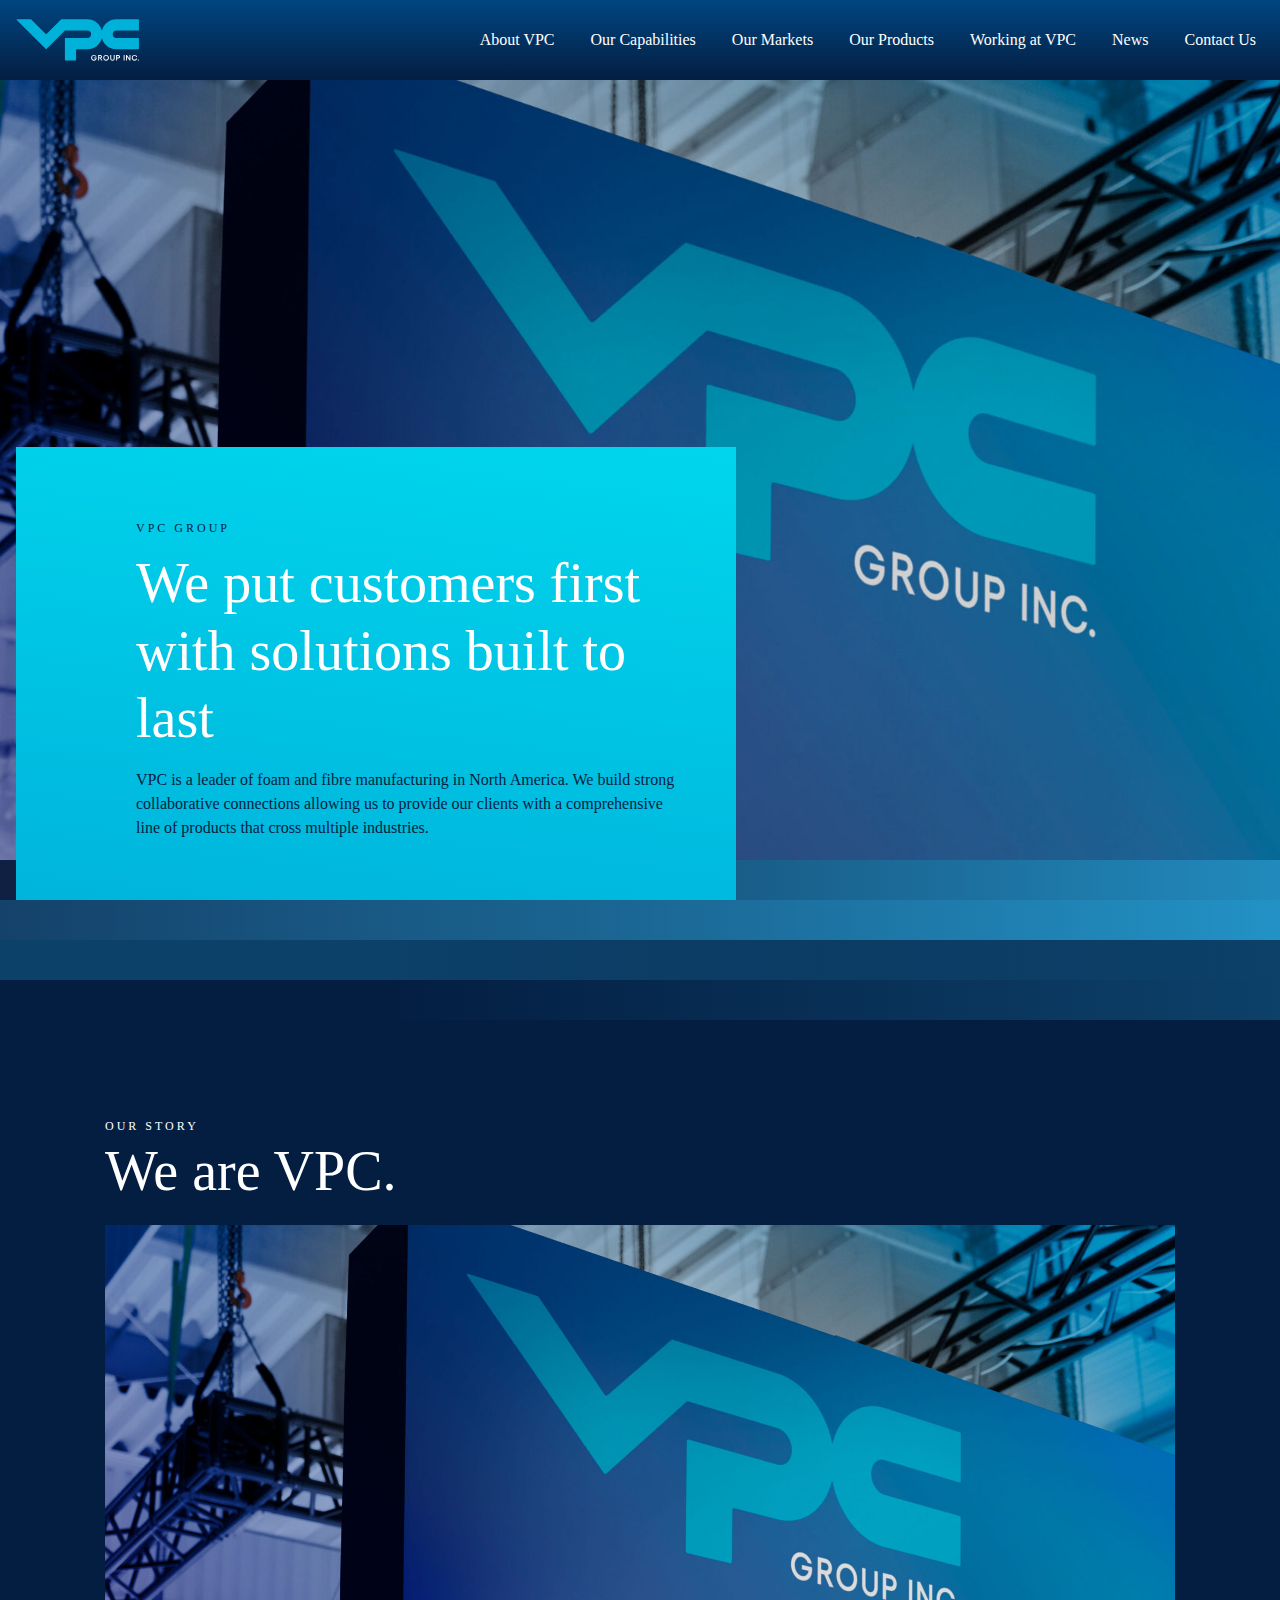
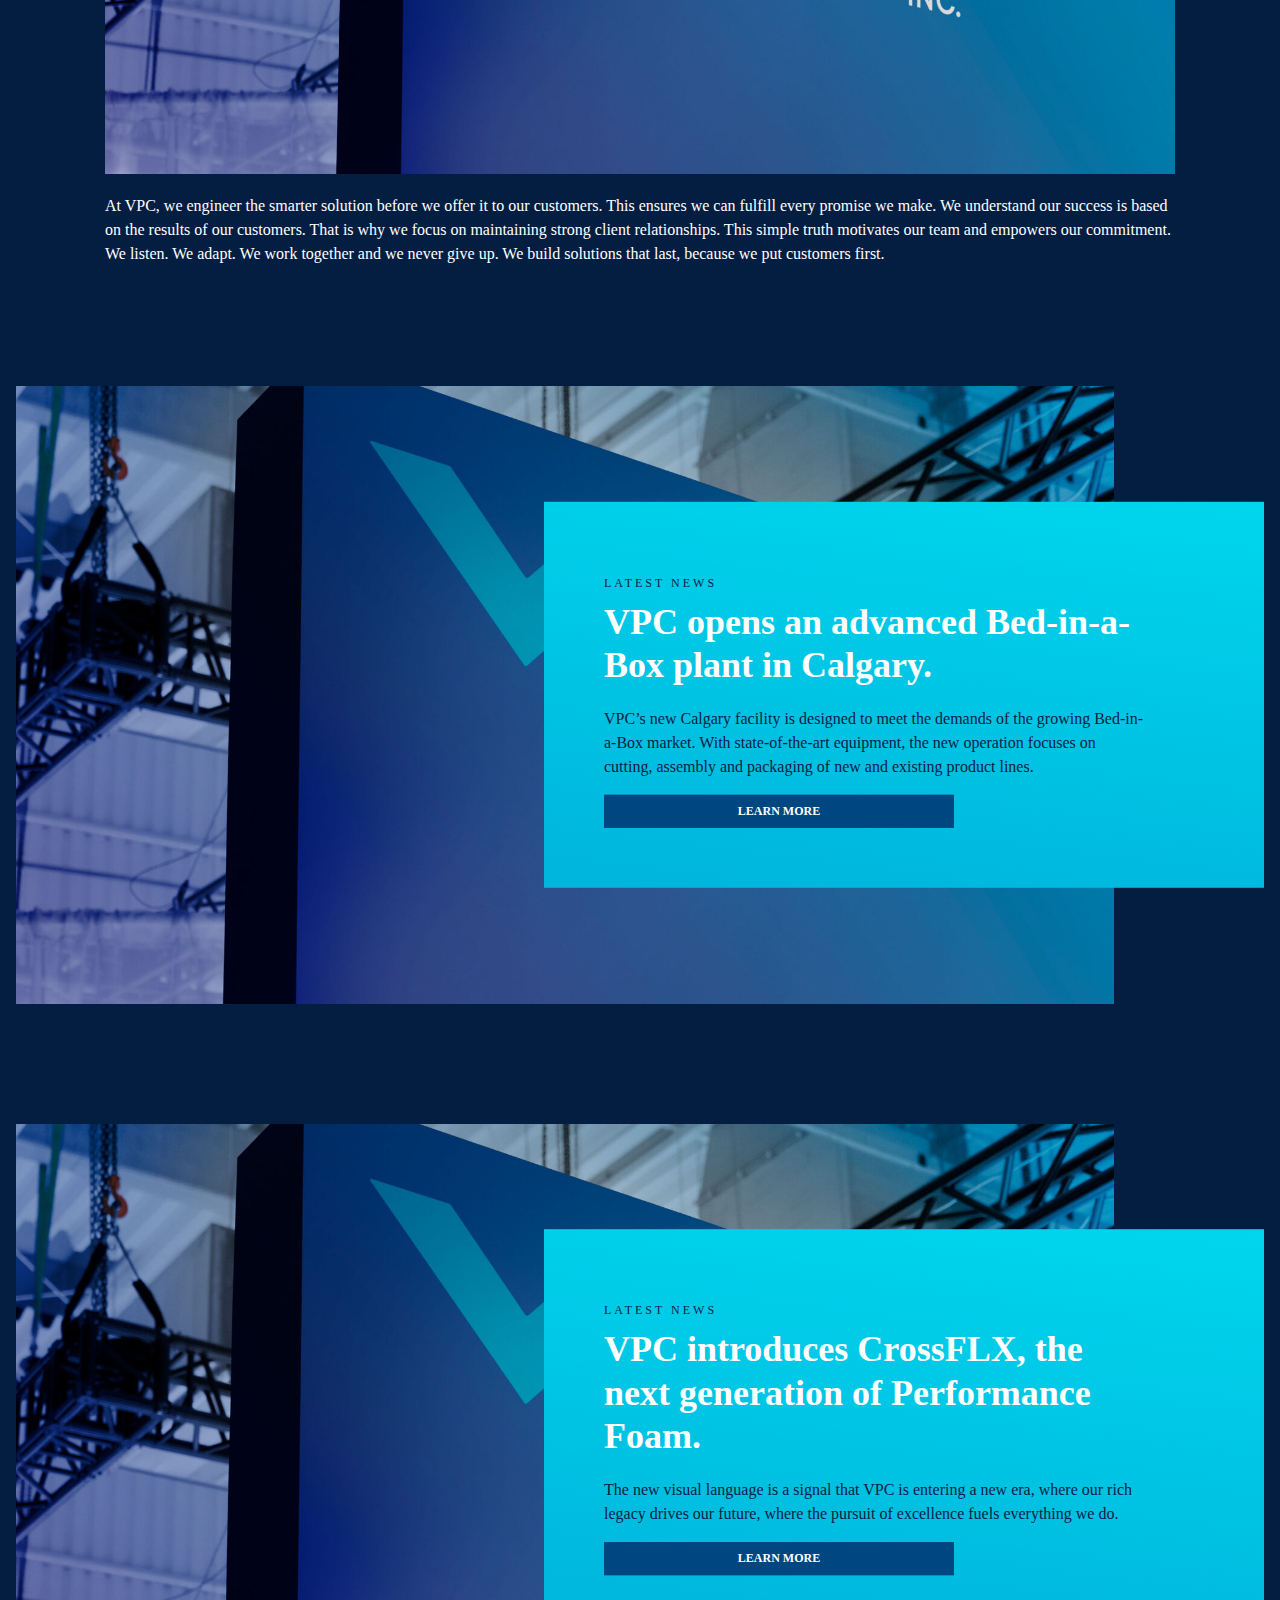
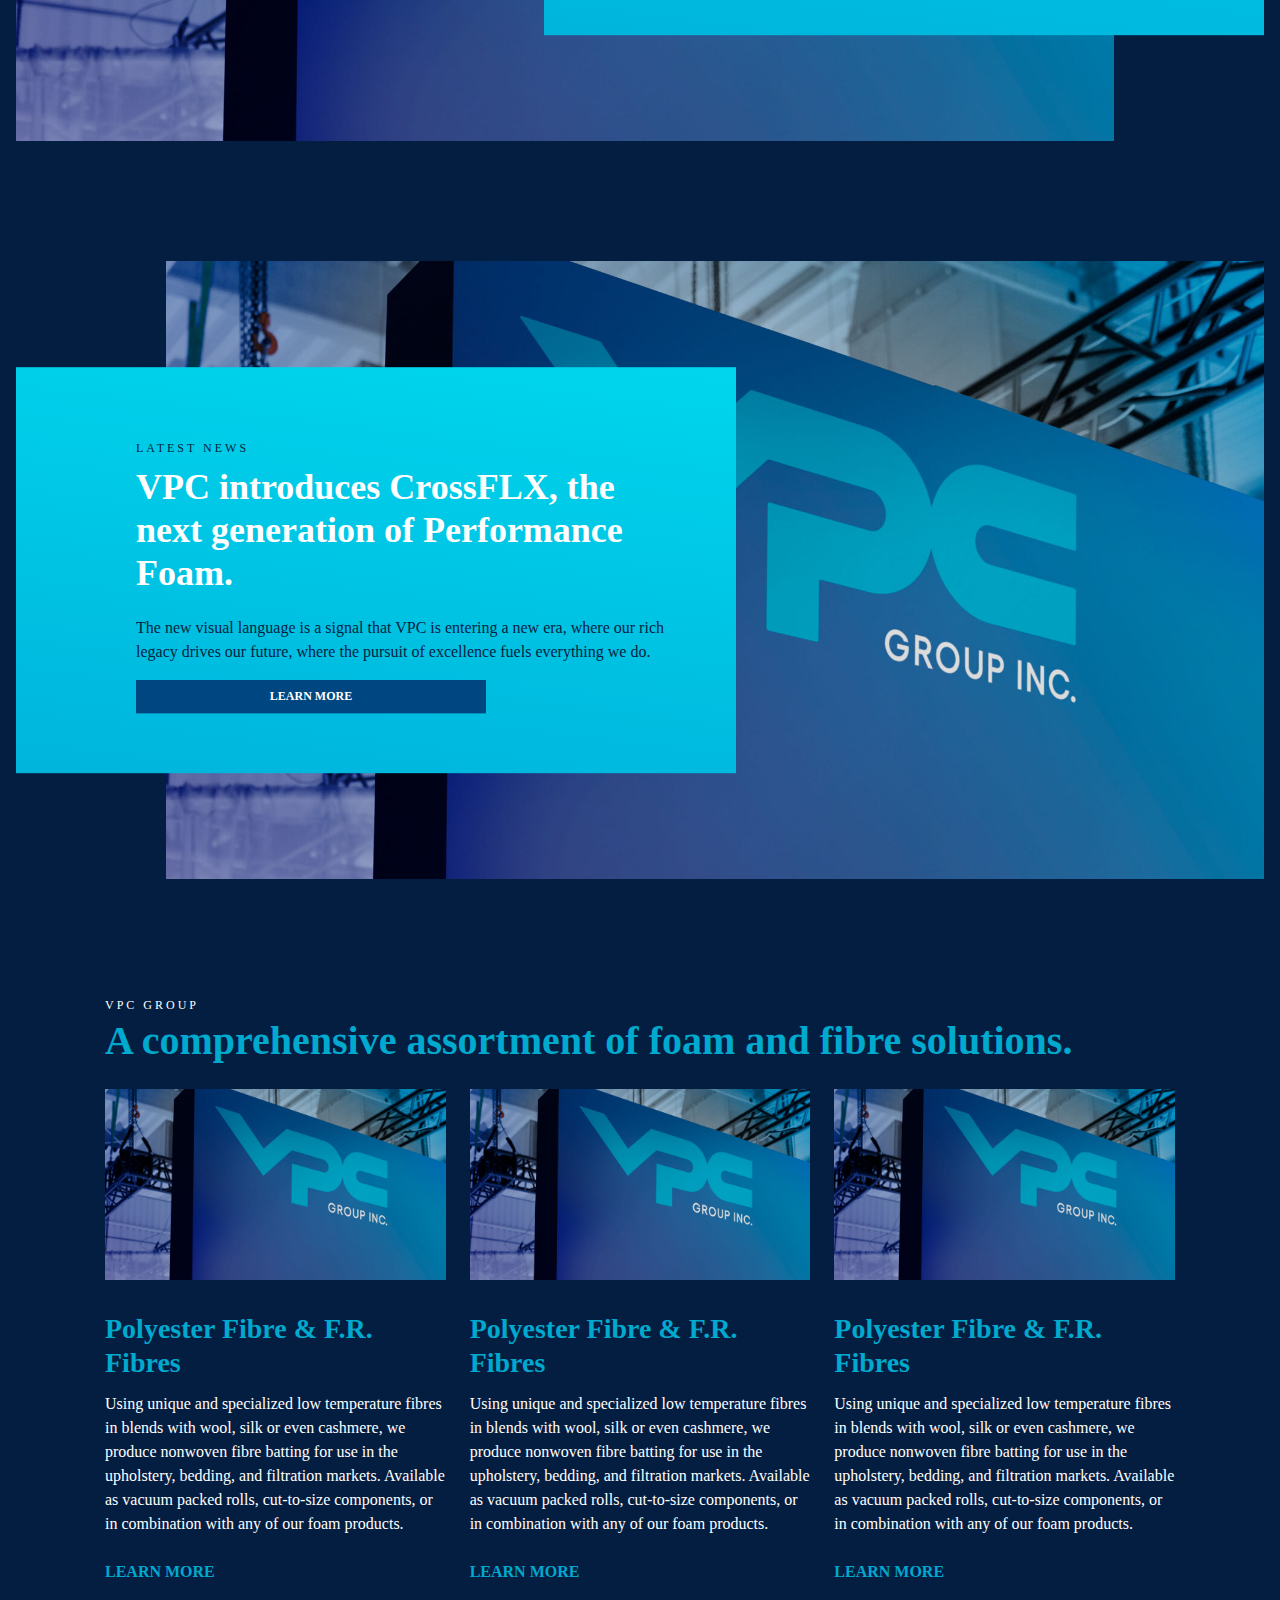
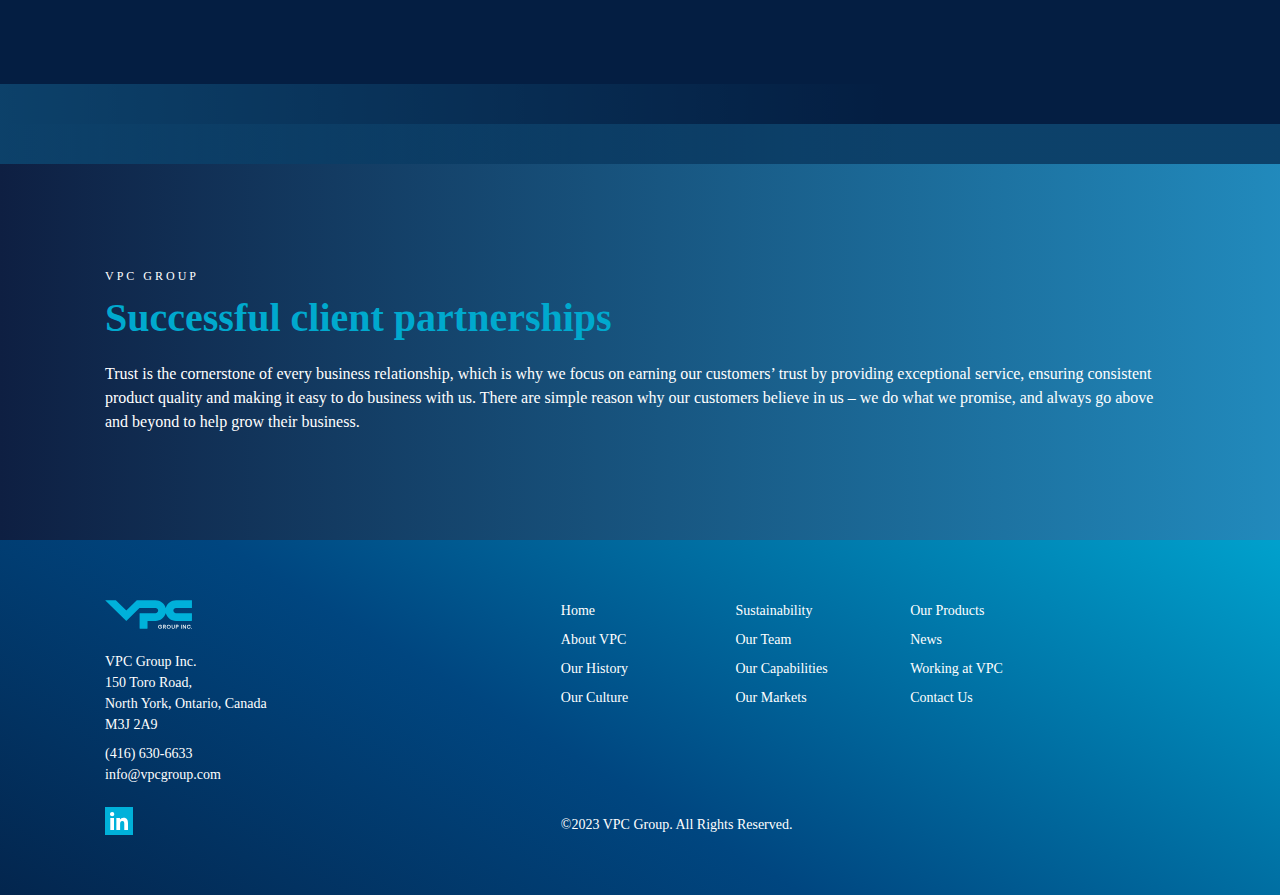
<file: index.html>
<!DOCTYPE html>
<html>
  <head>
    <meta charset="utf-8" />
    <meta http-equiv="X-UA-Compatible" content="IE=edge" />
    <title>VPC</title>
    <meta name="description" content="" />
    <meta name="viewport" content="width=device-width, initial-scale=1" />
    <link href="https://cdn.jsdelivr.net/npm/bootstrap@5.3.3/dist/css/bootstrap.min.css" rel="stylesheet" integrity="sha384-QWTKZyjpPEjISv5WaRU9OFeRpok6YctnYmDr5pNlyT2bRjXh0JMhjY6hW+ALEwIH" crossorigin="anonymous" />
    <script src="https://cdn.jsdelivr.net/npm/bootstrap@5.3.3/dist/js/bootstrap.bundle.min.js" integrity="sha384-YvpcrYf0tY3lHB60NNkmXc5s9fDVZLESaAA55NDzOxhy9GkcIdslK1eN7N6jIeHz" crossorigin="anonymous"></script>
    <link rel="stylesheet" href="./style/app.css" />
  </head>
  <body class="page-home">
    <header class="site-header">
      <nav class="navbar navbar-expand-lg">
        <div class="container">
          <a class="site-logo" href="#">
            <img src="./img/site-logo.svg" alt="" />
          </a>
          <button class="navbar-toggler hamburger hamburger--spring" type="button" data-bs-toggle="collapse" data-bs-target="#navbarText" aria-controls="navbarText" aria-expanded="false" aria-label="Toggle navigation">
            <span class="hamburger-box">
              <span class="hamburger-inner"></span>
            </span>
          </button>
          <div class="collapse navbar-collapse" id="navbarText">
            <ul class="navbar-nav ms-auto">
              <li class="nav-item">
                <a class="nav-link" href="#">About VPC</a>
              </li>
              <li class="nav-item">
                <a class="nav-link" href="#">Our Capabilities</a>
              </li>
              <li class="nav-item">
                <a class="nav-link" href="#">Our Markets</a>
              </li>
              <li class="nav-item">
                <a class="nav-link" href="#">Our Products</a>
              </li>
              <li class="nav-item">
                <a class="nav-link" href="#">Working at VPC</a>
              </li>
              <li class="nav-item">
                <a class="nav-link" href="#">News</a>
              </li>
              <li class="nav-item">
                <a class="nav-link" href="#">Contact Us</a>
              </li>
            </ul>
          </div>
        </div>
      </nav>
    </header>

    <section class="site-hero">
      <div class="site-hero__inner">
        <div class="site-hero--bg">
          <img src="./img/hero-bg.jpg" alt="" />
          <div class="the-overlay"></div>
        </div>
        <div class="container">
          <div class="site-hero__content">
            <h6>VPC Group</h6>
            <h2>We put customers first with solutions built to last</h2>
            <p>VPC is a leader of foam and fibre manufacturing in North America. We build strong collaborative connections allowing us to provide our clients with a comprehensive line of products that cross multiple industries.</p>
          </div>
        </div>
      </div>
      <div class="bg-fade fade-1"></div>
      <div class="bg-fade fade-2"></div>
    </section>

    <section class="our-story mb-4 mb-md-0">
      <div class="container">
        <div class="our-story__title">
          <h6>OUR STORY</h6>
          <h2>We are VPC.</h2>
        </div>
        <div class="our-story__media">
          <div class="image-ratio image-ratio--16-9">
            <img src="./img/hero-bg.jpg" alt="" />
          </div>
        </div>
        <div class="our-story__description">
          <p>
            At VPC, we engineer the smarter solution before we offer it to our customers. This ensures we can fulfill every promise we make. We understand our success is based on the results of our customers. That is why we focus on maintaining
            strong client relationships. This simple truth motivates our team and empowers our commitment. We listen. We adapt. We work together and we never give up. We build solutions that last, because we put customers first.
          </p>
        </div>
      </div>
    </section>

    <section class="image-with-content">
      <div class="container">
        <div class="image-with-content__inner">
          <div class="image-with-content__image">
            <div class="image-ratio image-ratio--16-9">
              <img src="./img/hero-bg.jpg" alt="" />
            </div>
          </div>
          <div class="image-with-content__content">
            <h6>Latest News</h6>
            <h3>VPC opens an advanced Bed-in-a-Box plant in Calgary.</h3>
            <p>VPC’s new Calgary facility is designed to meet the demands of the growing Bed-in-a-Box market. With state-of-the-art equipment, the new operation focuses on cutting, assembly and packaging of new and existing product lines.</p>
            <div class="btn-wrapper">
              <a href="#" class="btn btn-blue">Learn More</a>
            </div>
          </div>
        </div>
      </div>
    </section>

    <section class="image-with-content">
      <div class="container">
        <div class="image-with-content__inner">
          <div class="image-with-content__image">
            <div class="image-ratio image-ratio--16-9">
              <img src="./img/hero-bg.jpg" alt="" />
            </div>
          </div>
          <div class="image-with-content__content">
            <h6>Latest News</h6>
            <h3>VPC introduces CrossFLX, the next generation of Performance Foam.</h3>
            <p>The new visual language is a signal that VPC is entering a new era, where our rich legacy drives our future, where the pursuit of excellence fuels everything we do.</p>
            <div class="btn-wrapper">
              <a href="#" class="btn btn-blue">Learn More</a>
            </div>
          </div>
        </div>
      </div>
    </section>

    <section class="image-with-content reverse-it">
      <div class="container">
        <div class="image-with-content__inner">
          <div class="image-with-content__image">
            <div class="image-ratio image-ratio--16-9">
              <img src="./img/hero-bg.jpg" alt="" />
            </div>
          </div>
          <div class="image-with-content__content">
            <h6>Latest News</h6>
            <h3>VPC introduces CrossFLX, the next generation of Performance Foam.</h3>
            <p>The new visual language is a signal that VPC is entering a new era, where our rich legacy drives our future, where the pursuit of excellence fuels everything we do.</p>
            <div class="btn-wrapper">
              <a href="#" class="btn btn-blue">Learn More</a>
            </div>
          </div>
        </div>
      </div>
    </section>

    <section class="our-news mt-4 mt-md-0">
      <div class="container">
        <div class="our-news__title">
          <h6>VPC GROUP</h6>
          <h2>A comprehensive assortment of foam and fibre solutions.</h2>
        </div>
        <div class="our-news__all">
          <div class="row gy-5">
            <div class="col-lg-4">
              <div class="news-card">
                <div class="image-wrapper">
                  <div class="image-ratio image-ratio--16-9">
                    <img src="./img/hero-bg.jpg" alt="" />
                  </div>
                </div>
                <div class="text-wrapper">
                  <h4>Polyester Fibre & F.R. Fibres</h4>
                  <p>
                    Using unique and specialized low temperature fibres in blends with wool, silk or even cashmere, we produce nonwoven fibre batting for use in the upholstery, bedding, and filtration markets. Available as vacuum packed rolls,
                    cut-to-size components, or in combination with any of our foam products.
                  </p>
                  <div class="link-wrapper">
                    <a href="#">LEARN MORE</a>
                  </div>
                </div>
              </div>
            </div>
            <div class="col-lg-4">
              <div class="news-card">
                <div class="image-wrapper">
                  <div class="image-ratio image-ratio--16-9">
                    <img src="./img/hero-bg.jpg" alt="" />
                  </div>
                </div>
                <div class="text-wrapper">
                  <h4>Polyester Fibre & F.R. Fibres</h4>
                  <p>
                    Using unique and specialized low temperature fibres in blends with wool, silk or even cashmere, we produce nonwoven fibre batting for use in the upholstery, bedding, and filtration markets. Available as vacuum packed rolls,
                    cut-to-size components, or in combination with any of our foam products.
                  </p>
                  <div class="link-wrapper">
                    <a href="#">LEARN MORE</a>
                  </div>
                </div>
              </div>
            </div>
            <div class="col-lg-4">
              <div class="news-card">
                <div class="image-wrapper">
                  <div class="image-ratio image-ratio--16-9">
                    <img src="./img/hero-bg.jpg" alt="" />
                  </div>
                </div>
                <div class="text-wrapper">
                  <h4>Polyester Fibre & F.R. Fibres</h4>
                  <p>
                    Using unique and specialized low temperature fibres in blends with wool, silk or even cashmere, we produce nonwoven fibre batting for use in the upholstery, bedding, and filtration markets. Available as vacuum packed rolls,
                    cut-to-size components, or in combination with any of our foam products.
                  </p>
                  <div class="link-wrapper">
                    <a href="#">LEARN MORE</a>
                  </div>
                </div>
              </div>
            </div>
          </div>
        </div>
      </div>
    </section>

    <section class="text-content">
      <div class="bg-fade"></div>
      <div class="text-content__inner">
        <div class="container">
          <div class="text-wrapper">
            <h6>VPC GROUP</h6>
            <h2>Successful client partnerships</h2>
            <p>
              Trust is the cornerstone of every business relationship, which is why we focus on earning our customers’ trust by providing exceptional service, ensuring consistent product quality and making it easy to do business with us. There are
              simple reason why our customers believe in us – we do what we promise, and always go above and beyond to help grow their business.
            </p>
          </div>
        </div>
      </div>
    </section>

    <section class="site-footer">
      <div class="container">
        <div class="row gy-5">
          <div class="col-lg-5">
            <div class="site-footer__about">
              <a href="#" class="site-logo">
                <img src="./img/site-logo.svg" alt="" />
              </a>
              <div class="site-address">
                <p>
                  VPC Group Inc. <br />
                  150 Toro Road, <br />
                  North York, Ontario, Canada <br />
                  M3J 2A9
                </p>
                <ul>
                  <li><a href="#">(416) 630-6633</a></li>
                  <li><a href="#">info@vpcgroup.com</a></li>
                </ul>
              </div>
              <div class="site-socials">
                <ul>
                  <li>
                    <a href="#">
                      <svg xmlns="http://www.w3.org/2000/svg" preserveAspectRatio="xMidYMid meet" viewBox="0 0 41.56 41.56">
                        <path
                          d="M41.549 41.56h.01V 26.316c0-7.457-1.605-13.2-10.322-13.2a9.049 9.049 0 00-8.151 4.48h-.121v-3.784h-8.264v27.746h8.606V27.819c0-3.617.686-7.115 5.166-7.115 4.414 0 4.48 4.128 4.48 7.347V41.56z"
                          fill="currentColor"
                        ></path>
                        <path d="M.686 13.813h8.617v27.746H.686z" fill="currentColor"></path>
                        <path d="M4.991 0a5.014 5.014 0 104.99 4.991A4.992 4.992 0 004.991 0z" fill="currentColor"></path>
                      </svg>
                    </a>
                  </li>
                </ul>
              </div>
            </div>
          </div>
          <div class="col-lg-7">
            <div class="site-footer__links">
              <div class="row gy-2">
                <div class="col-6 col-lg-4">
                  <div class="site-footer__links--list">
                    <ul>
                      <li><a href="#">Home</a></li>
                      <li><a href="#">About VPC </a></li>
                      <li><a href="#">Our History</a></li>
                      <li><a href="#">Our Culture</a></li>
                    </ul>
                  </div>
                </div>
                <div class="col-6 col-lg-4">
                  <div class="site-footer__links--list">
                    <ul>
                      <li><a href="#">Sustainability </a></li>
                      <li><a href="#">Our Team</a></li>
                      <li><a href="#">Our Capabilities</a></li>
                      <li><a href="#">Our Markets</a></li>
                    </ul>
                  </div>
                </div>
                <div class="col-lg-4">
                  <div class="site-footer__links--list">
                    <ul>
                      <li><a href="#">Our Products</a></li>
                      <li><a href="#">News</a></li>
                      <li><a href="#">Working at VPC</a></li>
                      <li><a href="#">Contact Us</a></li>
                    </ul>
                  </div>
                </div>
              </div>
              <div class="site-footer__copyright">
                <p>©2023 VPC Group. All Rights Reserved.</p>
              </div>
            </div>
          </div>
        </div>
      </div>
    </section>
  </body>
</html>
</file>
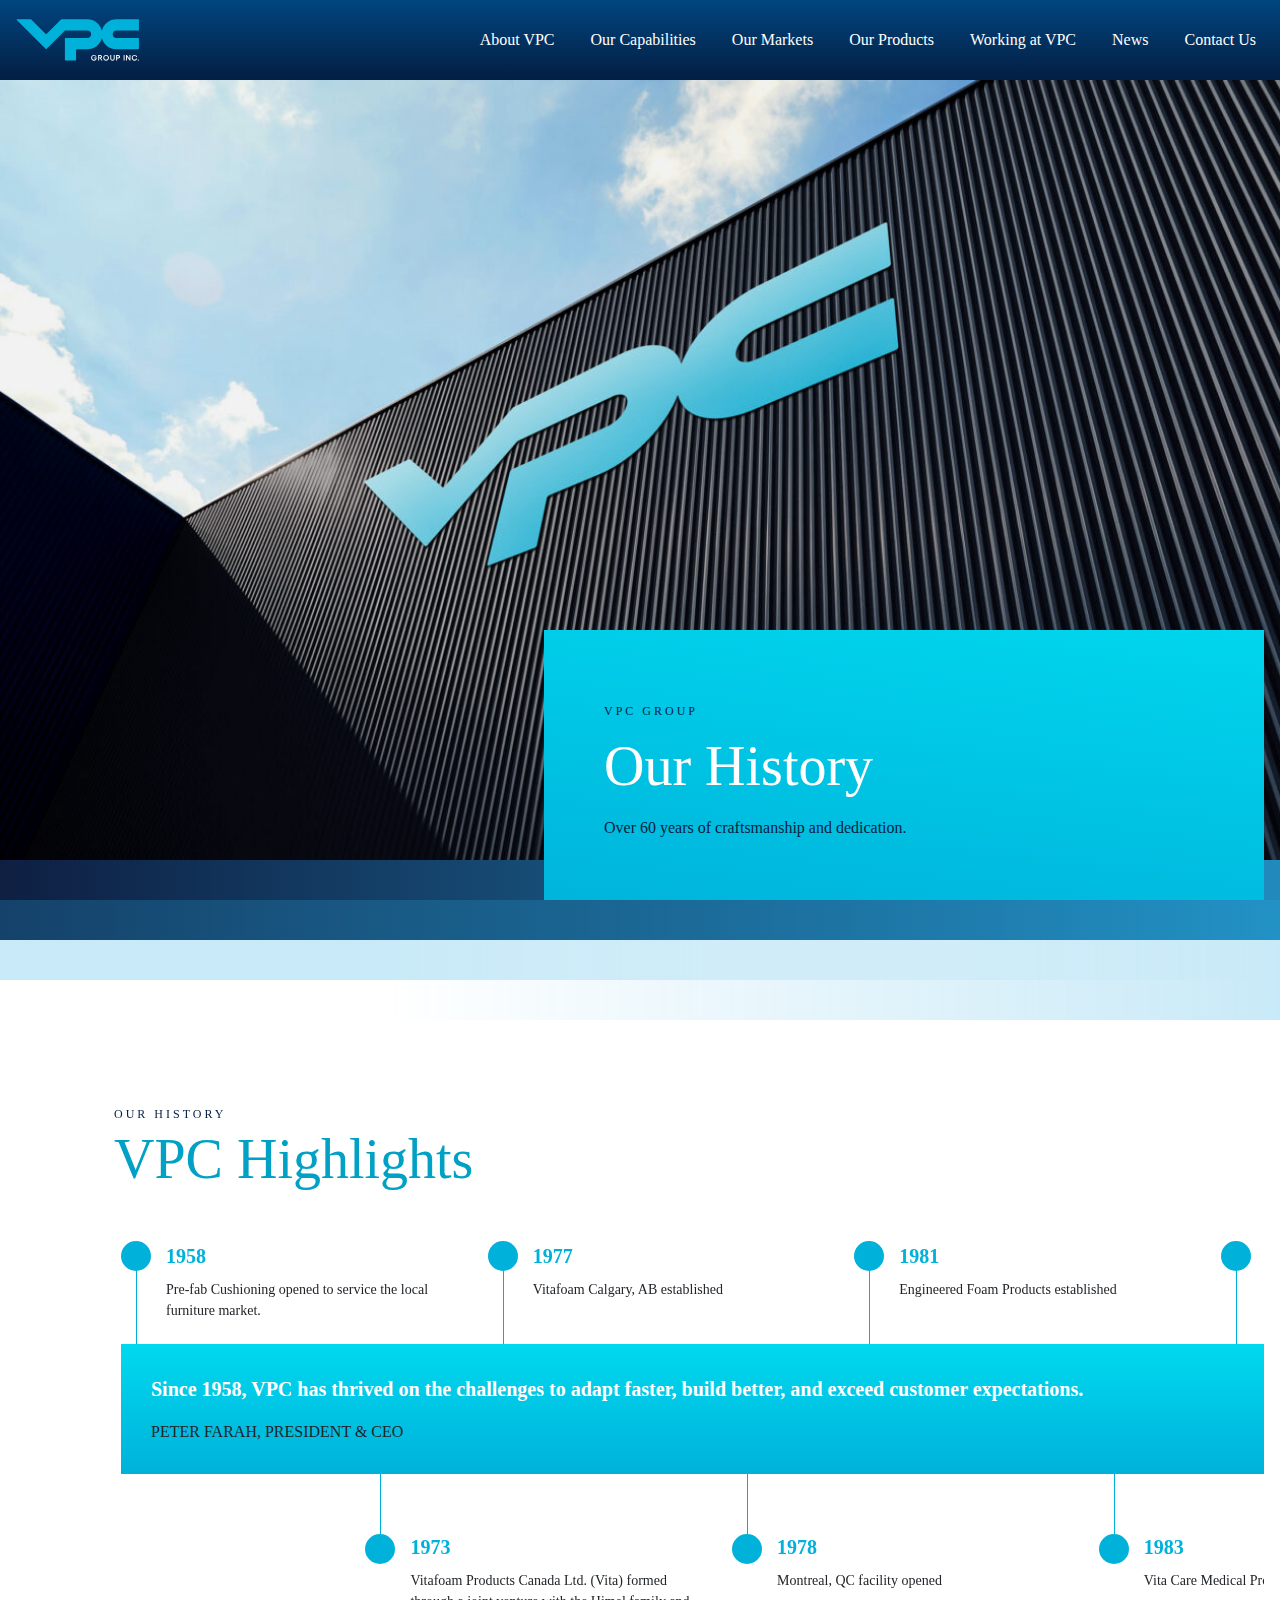
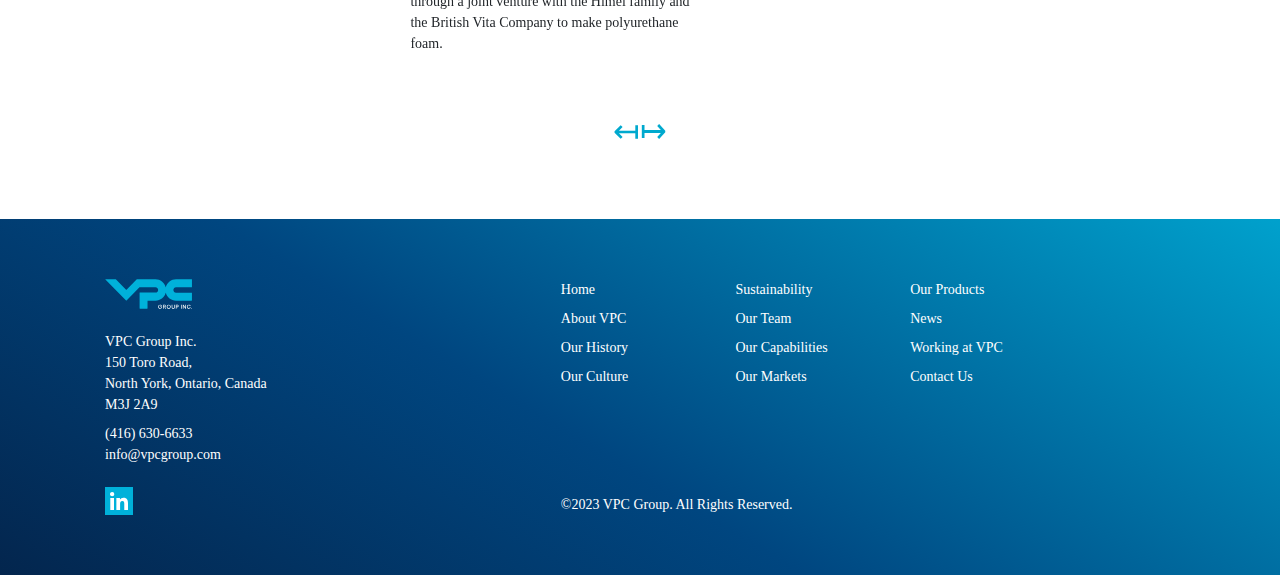
<file: our-history.html>
<!DOCTYPE html>
<html>
  <head>
    <meta charset="utf-8" />
    <meta http-equiv="X-UA-Compatible" content="IE=edge" />
    <title>VPC</title>
    <meta name="description" content="" />
    <meta name="viewport" content="width=device-width, initial-scale=1" />
    <link href="https://cdn.jsdelivr.net/npm/bootstrap@5.3.3/dist/css/bootstrap.min.css" rel="stylesheet" integrity="sha384-QWTKZyjpPEjISv5WaRU9OFeRpok6YctnYmDr5pNlyT2bRjXh0JMhjY6hW+ALEwIH" crossorigin="anonymous" />
    <script src="https://cdn.jsdelivr.net/npm/bootstrap@5.3.3/dist/js/bootstrap.bundle.min.js" integrity="sha384-YvpcrYf0tY3lHB60NNkmXc5s9fDVZLESaAA55NDzOxhy9GkcIdslK1eN7N6jIeHz" crossorigin="anonymous"></script>
    <link rel="stylesheet" href="./style/app.css" />
  </head>
  <body>
    <header class="site-header">
      <nav class="navbar navbar-expand-lg">
        <div class="container">
          <a class="site-logo" href="#">
            <img src="./img/site-logo.svg" alt="" />
          </a>
          <button class="navbar-toggler hamburger hamburger--spring" type="button" data-bs-toggle="collapse" data-bs-target="#navbarText" aria-controls="navbarText" aria-expanded="false" aria-label="Toggle navigation">
            <span class="hamburger-box">
              <span class="hamburger-inner"></span>
            </span>
          </button>
          <div class="collapse navbar-collapse" id="navbarText">
            <ul class="navbar-nav ms-auto">
              <li class="nav-item">
                <a class="nav-link" href="#">About VPC</a>
              </li>
              <li class="nav-item">
                <a class="nav-link" href="#">Our Capabilities</a>
              </li>
              <li class="nav-item">
                <a class="nav-link" href="#">Our Markets</a>
              </li>
              <li class="nav-item">
                <a class="nav-link" href="#">Our Products</a>
              </li>
              <li class="nav-item">
                <a class="nav-link" href="#">Working at VPC</a>
              </li>
              <li class="nav-item">
                <a class="nav-link" href="#">News</a>
              </li>
              <li class="nav-item">
                <a class="nav-link" href="#">Contact Us</a>
              </li>
            </ul>
          </div>
        </div>
      </nav>
    </header>

    <section class="site-hero site-hero--history">
      <div class="site-hero__inner">
        <div class="site-hero--bg">
          <img src="./img/history-bg.jpg" alt="" />
          <div class="the-overlay"></div>
        </div>
        <div class="container">
          <div class="site-hero__content">
            <h6>VPC Group</h6>
            <h2>Our History</h2>
            <p>Over 60 years of craftsmanship and dedication.</p>
          </div>
        </div>
      </div>
      <div class="bg-fade fade-1"></div>
      <div class="bg-fade fade-2"></div>
    </section>

    <section class="history-timeline">
      <div class="history-timeline__title">
        <div class="container">
          <h6>Our History</h6>
          <h2>VPC Highlights</h2>
        </div>
      </div>
      <div class="container">
        <div class="timeline">
          <div class="timeline__scroll">
            <div class="timeline__container">
              <div class="timeline__row">
                <div class="timeline-event">
                  <div class="timeline-event__content" tabindex="0">
                    <div class="timeline-event__headline">1958</div>
                    <div class="timeline-event__description">Pre-fab Cushioning opened to service the local furniture market.</div>
                  </div>
                </div>
                <div class="timeline-event">
                  <div class="timeline-event__content" tabindex="0">
                    <div class="timeline-event__headline">1977</div>
                    <div class="timeline-event__description">Vitafoam Calgary, AB established</div>
                  </div>
                </div>
                <div class="timeline-event">
                  <div class="timeline-event__content" tabindex="0">
                    <div class="timeline-event__headline">1981</div>
                    <div class="timeline-event__description">Engineered Foam Products established</div>
                  </div>
                </div>
                <div class="timeline-event">
                  <div class="timeline-event__content" tabindex="0">
                    <div class="timeline-event__headline">1988</div>
                    <div class="timeline-event__description">Rebond plant opened in Toronto, ON</div>
                  </div>
                </div>
                <div class="timeline-event">
                  <div class="timeline-event__content" tabindex="0">
                    <div class="timeline-event__headline">1994</div>
                    <div class="timeline-event__description">Western Foam acquired in Vancouver, BC</div>
                  </div>
                </div>
                <div class="timeline-event">
                  <div class="timeline-event__content" tabindex="0">
                    <div class="timeline-event__headline">2001</div>
                    <div class="timeline-event__description">Vitafoam Products Canada Ltd. acquired Prefab Cushioning</div>
                  </div>
                </div>
                <div class="timeline-event">
                  <div class="timeline-event__content" tabindex="0">
                    <div class="timeline-event__headline">2014</div>
                    <div class="timeline-event__description">Senior Management team acquired Vitafoam Products Canada Ltd. from The Vita Group</div>
                  </div>
                </div>
                <div class="timeline-event">
                  <div class="timeline-event__content" tabindex="0">
                    <div class="timeline-event__headline">2015</div>
                    <div class="timeline-event__description">Acquired Eversoft Fiber &amp; Foam</div>
                  </div>
                </div>
                <div class="timeline-event">
                  <div class="timeline-event__content" tabindex="0">
                    <div class="timeline-event__headline">2016</div>
                    <div class="timeline-event__description">Mfiber Inc. acquired, renamed Fybon Nonwovens</div>
                  </div>
                </div>
                <div class="timeline-event">
                  <div class="timeline-event__content" tabindex="0">
                    <div class="timeline-event__headline">2017</div>
                    <div class="timeline-event__description">Acquired Matador Converters Co. Ltd</div>
                  </div>
                </div>
                <div class="timeline-event">
                  <div class="timeline-event__content" tabindex="0">
                    <div class="timeline-event__headline">2021</div>
                    <div class="timeline-event__description">Acquired Custom Foam Systems</div>
                  </div>
                </div>
                <div class="timeline-event">
                  <div class="timeline-event__content" tabindex="0">
                    <div class="timeline-event__headline">2023</div>
                    <div class="timeline-event__description">Acquired Prestige Foam Fabricators (Asheboro, NC)</div>
                  </div>
                </div>
              </div>
              <div class="timeline__line">
                <div class="timeline__content">Since 1958, VPC has thrived on the challenges to adapt faster, build better, and exceed customer expectations.</div>
                <span class="timeline__label label"> PETER FARAH, PRESIDENT &amp; CEO </span>
              </div>
              <div class="timeline__row timeline__row--bottom">
                <div class="timeline-event">
                  <div class="timeline-event__content" tabindex="0">
                    <div class="timeline-event__headline">1973</div>
                    <div class="timeline-event__description">Vitafoam Products Canada Ltd. (Vita) formed through a joint venture with the Himel family and the British Vita Company to make polyurethane foam.</div>
                  </div>
                </div>
                <div class="timeline-event">
                  <div class="timeline-event__content" tabindex="0">
                    <div class="timeline-event__headline">1978</div>
                    <div class="timeline-event__description">Montreal, QC facility opened</div>
                  </div>
                </div>
                <div class="timeline-event">
                  <div class="timeline-event__content" tabindex="0">
                    <div class="timeline-event__headline">1983</div>
                    <div class="timeline-event__description">Vita Care Medical Products established</div>
                  </div>
                </div>
                <div class="timeline-event">
                  <div class="timeline-event__content" tabindex="0">
                    <div class="timeline-event__headline">1990</div>
                    <div class="timeline-event__description">Rebond plant opened in Calgary, AB</div>
                  </div>
                </div>
                <div class="timeline-event">
                  <div class="timeline-event__content" tabindex="0">
                    <div class="timeline-event__headline">2000</div>
                    <div class="timeline-event__description">Fiber capacity added in Winnipeg, MB</div>
                  </div>
                </div>
                <div class="timeline-event">
                  <div class="timeline-event__content" tabindex="0">
                    <div class="timeline-event__headline">2005</div>
                    <div class="timeline-event__description">The Vita Group purchases remaining shares from the Himel family</div>
                  </div>
                </div>
                <div class="timeline-event">
                  <div class="timeline-event__content" tabindex="0">
                    <div class="timeline-event__headline">2014</div>
                    <div class="timeline-event__description">Acquired Valle Foam</div>
                  </div>
                </div>
                <div class="timeline-event">
                  <div class="timeline-event__content" tabindex="0">
                    <div class="timeline-event__headline">2015</div>
                    <div class="timeline-event__description">Acquired assets of Foamextra, merged with previous Les Fabs Ultra division, QC</div>
                  </div>
                </div>
                <div class="timeline-event">
                  <div class="timeline-event__content" tabindex="0">
                    <div class="timeline-event__headline">2017</div>
                    <div class="timeline-event__description">Sales of Engineered Foam Products</div>
                  </div>
                </div>
                <div class="timeline-event">
                  <div class="timeline-event__content" tabindex="0">
                    <div class="timeline-event__headline">2021</div>
                    <div class="timeline-event__description">Acquired BFF Foam &amp; Mousse D&amp;R</div>
                  </div>
                </div>
                <div class="timeline-event">
                  <div class="timeline-event__content" tabindex="0">
                    <div class="timeline-event__headline">2023</div>
                    <div class="timeline-event__description">Acquired Fibrix LLC</div>
                  </div>
                </div>
              </div>
            </div>
          </div>
        </div>
        <div class="timeline__prompt">
          <span>↤↦</span>
        </div>
      </div>
    </section>

    <section class="site-footer">
      <div class="container">
        <div class="row gy-5">
          <div class="col-lg-5">
            <div class="site-footer__about">
              <a href="#" class="site-logo">
                <img src="./img/site-logo.svg" alt="" />
              </a>
              <div class="site-address">
                <p>
                  VPC Group Inc. <br />
                  150 Toro Road, <br />
                  North York, Ontario, Canada <br />
                  M3J 2A9
                </p>
                <ul>
                  <li><a href="#">(416) 630-6633</a></li>
                  <li><a href="#">info@vpcgroup.com</a></li>
                </ul>
              </div>
              <div class="site-socials">
                <ul>
                  <li>
                    <a href="#">
                      <svg xmlns="http://www.w3.org/2000/svg" preserveAspectRatio="xMidYMid meet" viewBox="0 0 41.56 41.56">
                        <path
                          d="M41.549 41.56h.01V 26.316c0-7.457-1.605-13.2-10.322-13.2a9.049 9.049 0 00-8.151 4.48h-.121v-3.784h-8.264v27.746h8.606V27.819c0-3.617.686-7.115 5.166-7.115 4.414 0 4.48 4.128 4.48 7.347V41.56z"
                          fill="currentColor"
                        ></path>
                        <path d="M.686 13.813h8.617v27.746H.686z" fill="currentColor"></path>
                        <path d="M4.991 0a5.014 5.014 0 104.99 4.991A4.992 4.992 0 004.991 0z" fill="currentColor"></path>
                      </svg>
                    </a>
                  </li>
                </ul>
              </div>
            </div>
          </div>
          <div class="col-lg-7">
            <div class="site-footer__links">
              <div class="row gy-2">
                <div class="col-6 col-lg-4">
                  <div class="site-footer__links--list">
                    <ul>
                      <li><a href="#">Home</a></li>
                      <li><a href="#">About VPC </a></li>
                      <li><a href="#">Our History</a></li>
                      <li><a href="#">Our Culture</a></li>
                    </ul>
                  </div>
                </div>
                <div class="col-6 col-lg-4">
                  <div class="site-footer__links--list">
                    <ul>
                      <li><a href="#">Sustainability </a></li>
                      <li><a href="#">Our Team</a></li>
                      <li><a href="#">Our Capabilities</a></li>
                      <li><a href="#">Our Markets</a></li>
                    </ul>
                  </div>
                </div>
                <div class="col-lg-4">
                  <div class="site-footer__links--list">
                    <ul>
                      <li><a href="#">Our Products</a></li>
                      <li><a href="#">News</a></li>
                      <li><a href="#">Working at VPC</a></li>
                      <li><a href="#">Contact Us</a></li>
                    </ul>
                  </div>
                </div>
              </div>
              <div class="site-footer__copyright">
                <p>©2023 VPC Group. All Rights Reserved.</p>
              </div>
            </div>
          </div>
        </div>
      </div>
    </section>
  </body>
</html>
</file>
<file: style/app.css>
@font-face {
  font-family: "Gellix";
  src: url(https://www.vpcgroup.com/app/themes/vpcgroup/theme/dist/fb0db311486a9694b89aa39fbd55ff53.woff2) format("woff2"), url(https://www.vpcgroup.com/app/themes/vpcgroup/theme/dist/9381e130e62418430feff7213033d880.woff) format("woff");
  font-weight: 700;
  font-style: normal;
  font-display: swap;
}
@font-face {
  font-family: "Gellix";
  src: url(https://www.vpcgroup.com/app/themes/vpcgroup/theme/dist/ba9679a5a92c1173ccb47416d0baf4a7.woff2) format("woff2"), url(https://www.vpcgroup.com/app/themes/vpcgroup/theme/dist/8ba63f525ea17db5e360b8122a09c404.woff) format("woff");
  font-weight: 900;
  font-style: normal;
  font-display: swap;
}
@font-face {
  font-family: "Gellix";
  src: url(https://www.vpcgroup.com/app/themes/vpcgroup/theme/dist/9406dc2963fc861f9caec4e24b3206d7.woff2) format("woff2"), url(https://www.vpcgroup.com/app/themes/vpcgroup/theme/dist/341d10574bdd4a936768fc9099f40b00.woff) format("woff");
  font-weight: 700;
  font-style: italic;
  font-display: swap;
}
@font-face {
  font-family: "Gellix";
  src: url(https://www.vpcgroup.com/app/themes/vpcgroup/theme/dist/f258da6becbd7231fe8325d73b5d69c2.woff2) format("woff2"), url(https://www.vpcgroup.com/app/themes/vpcgroup/theme/dist/1e0482116f996ff5531be5ab9e2dec34.woff) format("woff");
  font-weight: 700;
  font-style: normal;
  font-display: swap;
}
@font-face {
  font-family: "Gellix";
  src: url(https://www.vpcgroup.com/app/themes/vpcgroup/theme/dist/e2d06834b7187a7d0540eedb366ef4cd.woff2) format("woff2"), url(https://www.vpcgroup.com/app/themes/vpcgroup/theme/dist/86fb48f2bf21def9cc76aec3cf470c87.woff) format("woff");
  font-weight: 300;
  font-style: italic;
  font-display: swap;
}
@font-face {
  font-family: "Gellix";
  src: url(https://www.vpcgroup.com/app/themes/vpcgroup/theme/dist/ed79bda0b33643af80e9844a7dacdb16.woff2) format("woff2"), url(https://www.vpcgroup.com/app/themes/vpcgroup/theme/dist/5d99a0ba275aeeceb64d140b099f137b.woff) format("woff");
  font-weight: 700;
  font-style: italic;
  font-display: swap;
}
@font-face {
  font-family: "Gellix";
  src: url(https://www.vpcgroup.com/app/themes/vpcgroup/theme/dist/9d423c2d459f3d35f8510d6f870480c6.woff2) format("woff2"), url(https://www.vpcgroup.com/app/themes/vpcgroup/theme/dist/e92e4501a500d49df37c148281b12621.woff) format("woff");
  font-weight: 900;
  font-style: italic;
  font-display: swap;
}
@font-face {
  font-family: "Gellix";
  src: url(https://www.vpcgroup.com/app/themes/vpcgroup/theme/dist/e4872be1375e215e4cd692ee035e2133.woff2) format("woff2"), url(https://www.vpcgroup.com/app/themes/vpcgroup/theme/dist/0a852fa4ebd71861a0464c47e03d0aa1.woff) format("woff");
  font-weight: 500;
  font-style: normal;
  font-display: swap;
}
@font-face {
  font-family: "Gellix";
  src: url(https://www.vpcgroup.com/app/themes/vpcgroup/theme/dist/896ac4b589feb0439048201e6f7849a0.woff2) format("woff2"), url(https://www.vpcgroup.com/app/themes/vpcgroup/theme/dist/8ba9af1804a4f7d5e34a71574cb4c18a.woff) format("woff");
  font-weight: 300;
  font-style: normal;
  font-display: swap;
}
@font-face {
  font-family: "Gellix";
  src: url(https://www.vpcgroup.com/app/themes/vpcgroup/theme/dist/67826ef61fe4fa595fc7fbd039373718.woff2) format("woff2"), url(https://www.vpcgroup.com/app/themes/vpcgroup/theme/dist/c5d030ac888e904da61f0696b99bee69.woff) format("woff");
  font-weight: 500;
  font-style: italic;
  font-display: swap;
}
@font-face {
  font-family: "Gellix";
  src: url(https://www.vpcgroup.com/app/themes/vpcgroup/theme/dist/120e0821c63c851966664b682c74e033.woff2) format("woff2"), url(https://www.vpcgroup.com/app/themes/vpcgroup/theme/dist/64c0e9b3a8b519f0a2b00e0bdcca7bf6.woff) format("woff");
  font-weight: 400;
  font-style: normal;
  font-display: swap;
}
@font-face {
  font-family: "Gellix";
  src: url(https://www.vpcgroup.com/app/themes/vpcgroup/theme/dist/473b8f87921fdb77708d930b8f0d9096.woff2) format("woff2"), url(https://www.vpcgroup.com/app/themes/vpcgroup/theme/dist/7f1282fc3ec841240ac33fc3a87cda99.woff) format("woff");
  font-weight: 400;
  font-style: italic;
  font-display: swap;
}
@font-face {
  font-family: "Gellix";
  src: url(https://www.vpcgroup.com/app/themes/vpcgroup/theme/dist/6e6702a0216ccdcb6136012286e12a64.woff2) format("woff2"), url(https://www.vpcgroup.com/app/themes/vpcgroup/theme/dist/8f6c14b2f521306c492b5cd0f24d2c70.woff) format("woff");
  font-weight: 100;
  font-style: normal;
  font-display: swap;
}
@font-face {
  font-family: "Gellix";
  src: url(https://www.vpcgroup.com/app/themes/vpcgroup/theme/dist/48ee0af6345e7775f447ce7e20851d41.woff2) format("woff2"), url(https://www.vpcgroup.com/app/themes/vpcgroup/theme/dist/aab7ea040f838c6a6fe727c49751e0a6.woff) format("woff");
  font-weight: 600;
  font-style: italic;
  font-display: swap;
}
@font-face {
  font-family: "Gellix";
  src: url(https://www.vpcgroup.com/app/themes/vpcgroup/theme/dist/89ec45b24392c73fa195d5bec71fe426.woff2) format("woff2"), url(https://www.vpcgroup.com/app/themes/vpcgroup/theme/dist/90887f5426a48971759484cd6bc2edc0.woff) format("woff");
  font-weight: 100;
  font-style: italic;
  font-display: swap;
}
@font-face {
  font-family: "Gellix";
  src: url(https://www.vpcgroup.com/app/themes/vpcgroup/theme/dist/5cacdc462677520537c603cb814d3a97.woff2) format("woff2"), url(https://www.vpcgroup.com/app/themes/vpcgroup/theme/dist/5430f5f4ffb3db30a7c35cbc134901af.woff) format("woff");
  font-weight: 600;
  font-style: normal;
  font-display: swap;
}
* {
  margin: 0;
  box-sizing: border-box;
}

body {
  font-family: "Gellix";
  margin: 0;
  padding: 0;
  font-size: 16px;
  line-height: 1.5;
}
body.page-home {
  color: #fff;
  background-color: #041e42;
}

h1,
h2,
h3,
h4,
h5,
h6,
p,
a,
ul {
  margin: 0;
  padding: 0;
  letter-spacing: normal;
}

.container {
  max-width: 1442px;
  padding: 0 16px;
  margin: 0 auto;
}

.image-ratio {
  position: relative;
  width: 100%;
}
.image-ratio > img,
.image-ratio > video,
.image-ratio > iframe {
  position: absolute;
  left: 0;
  top: 0;
  width: 100%;
  height: 100%;
  -o-object-fit: cover;
     object-fit: cover;
  -o-object-position: center;
     object-position: center;
}
.image-ratio--16-9 {
  padding-top: 56.25%;
}
.image-ratio--square {
  padding-top: 100%;
}
.image-ratio--contain > img,
.image-ratio--contain > video,
.image-ratio--contain > iframe {
  -o-object-fit: contain;
     object-fit: contain;
  -o-object-position: center;
     object-position: center;
}

h6 {
  font-size: 12px;
  text-transform: uppercase;
  letter-spacing: 3px;
  font-weight: 300px;
  line-height: 1;
}
@media (max-width: 992px) {
  h6 {
    font-size: 10px;
  }
}

h2 {
  font-size: 56px;
  line-height: 120%;
  font-weight: 500;
}
@media (max-width: 992px) {
  h2 {
    font-size: 40px;
  }
}

h3 {
  font-size: 36px;
  font-weight: 600;
  line-height: 120%;
}
@media (max-width: 991.98px) {
  h3 {
    font-size: 32px;
  }
}

h4 {
  font-size: 28px;
  line-height: 120%;
  font-weight: 600;
}

.btn {
  position: relative;
  font-size: 12px;
  line-height: 1;
  font-weight: 600;
  text-transform: uppercase;
  padding: 9px 12px 10px;
  text-align: center;
  outline: none;
  border-radius: 0;
  text-decoration: none;
  display: inline-block;
  transition: 0.3s all ease;
}
.btn-blue {
  color: #fff;
  background-color: rgb(0, 70, 128);
  border-color: rgb(0, 70, 128);
}
.btn-blue:hover {
  color: #fff;
  background-color: #041e42 !important;
  border-color: #041e42 !important;
}

.site-header {
  position: sticky;
  top: 0;
  width: 100%;
  padding: 19px 0;
  z-index: 999;
  color: #fff;
  background-color: #00b1da;
  background: linear-gradient(0deg, #041e42, #004680 100%, #00b1da);
  background-size: 100% 100%;
  background-position-y: center;
  transition: transform 0.3s ease-in-out, background-size 0.3s ease-in-out, background-position 0.3s ease-in-out;
}
@media (max-width: 992px) {
  .site-header {
    padding: 16px 0;
    min-height: 62px;
  }
}
.site-header .navbar {
  padding: 0;
}
.site-header .navbar .navbar-toggler {
  border: 0;
  box-shadow: none;
  padding: 0;
  font-size: 0;
  line-height: 0;
  position: relative;
  z-index: 9;
}
.site-header .navbar .site-logo {
  font-size: 0;
  line-height: 0;
  width: 100%;
  max-width: 123px;
  position: relative;
  z-index: 9;
}
@media (max-width: 992px) {
  .site-header .navbar .site-logo {
    max-width: 87px;
  }
}
.site-header .navbar .site-logo svg,
.site-header .navbar .site-logo img {
  width: 100%;
  height: auto;
}
@media (max-width: 992px) {
  .site-header .navbar .navbar-collapse {
    position: fixed;
    bottom: 0px;
    left: 0px;
    width: 100%;
    min-height: 100vh;
    background: #041e42;
    padding: 20px;
    transform: translateX(-100%);
    transition: 0.1s all ease;
    padding: 80px 24px;
    display: flex;
    flex-direction: column;
    align-items: flex-start;
    justify-content: center;
    margin-left: auto !important;
  }
  .site-header .navbar .navbar-collapse.show {
    transform: translateX(0%);
  }
}
@media (max-width: 992px) {
  .site-header .navbar .navbar-nav {
    margin-left: 0 !important;
  }
}
.site-header .navbar .navbar-nav .nav-item:not(:last-child) {
  margin-right: 20px;
}
.site-header .navbar .navbar-nav .nav-item .nav-link {
  font-size: 16px;
  font-weight: 400;
  opacity: 1;
  color: #fff;
  transition: 0.3s all ease;
}
@media (max-width: 992px) {
  .site-header .navbar .navbar-nav .nav-item .nav-link {
    color: #00b1da;
    font-size: 24px;
    font-weight: 600;
    padding: 6px 0;
  }
}
.site-header .navbar .navbar-nav .nav-item .nav-link:hover, .site-header .navbar .navbar-nav .nav-item .nav-link.active {
  color: #00d9ef;
}

.hamburger[aria-expanded=true]:hover,
.hamburger:hover {
  opacity: 1;
}

.hamburger[aria-expanded=true] .hamburger-inner,
.hamburger[aria-expanded=true] .hamburger-inner:after,
.hamburger[aria-expanded=true] .hamburger-inner:before {
  background-color: #fff;
}

.hamburger-box {
  width: 35px;
  height: 21px;
  display: inline-block;
  position: relative;
  transform: scale(0.85);
}

.hamburger-inner {
  display: block;
  top: 50%;
  margin-top: -1.5px;
}

.hamburger-inner,
.hamburger-inner:after,
.hamburger-inner:before {
  width: 35px;
  height: 3px;
  background-color: #fff;
  border-radius: 0;
  position: absolute;
  transition-property: transform;
  transition-duration: 0.15s;
  transition-timing-function: ease;
}

.hamburger-inner:after,
.hamburger-inner:before {
  content: "";
  display: block;
}

.hamburger-inner:before {
  top: -9px;
}

.hamburger-inner:after {
  bottom: -9px;
}

.hamburger--spring .hamburger-inner {
  top: 1.5px;
  transition: background-color 0s linear 0.13s;
}

.hamburger--spring .hamburger-inner:before {
  top: 9px;
  transition: top 0.1s cubic-bezier(0.33333, 0.66667, 0.66667, 1) 0.2s, transform 0.13s cubic-bezier(0.55, 0.055, 0.675, 0.19);
}

.hamburger--spring .hamburger-inner:after {
  top: 18px;
  transition: top 0.2s cubic-bezier(0.33333, 0.66667, 0.66667, 1) 0.2s, transform 0.13s cubic-bezier(0.55, 0.055, 0.675, 0.19);
}

.hamburger--spring[aria-expanded=true] .hamburger-inner {
  transition-delay: 0.22s;
  background-color: transparent !important;
}

.hamburger--spring[aria-expanded=true] .hamburger-inner:before {
  top: 0;
  transition: top 0.1s cubic-bezier(0.33333, 0, 0.66667, 0.33333) 0.15s, transform 0.13s cubic-bezier(0.215, 0.61, 0.355, 1) 0.22s;
  transform: translate3d(0, 9px, 0) rotate(45deg);
}

.hamburger--spring[aria-expanded=true] .hamburger-inner:after {
  top: 0;
  transition: top 0.2s cubic-bezier(0.33333, 0, 0.66667, 0.33333), transform 0.13s cubic-bezier(0.215, 0.61, 0.355, 1) 0.22s;
  transform: translate3d(0, 9px, 0) rotate(-45deg);
}

.site-hero {
  position: relative;
}
.site-hero__inner {
  position: relative;
  padding: 60px 0 0;
  height: calc(100vh - 120px);
  display: flex;
  align-items: flex-end;
  justify-content: center;
  color: #fff;
}
@media (max-width: 992px) {
  .site-hero__inner {
    padding: 0;
    height: auto;
    display: block;
  }
}
.site-hero--bg {
  pointer-events: none;
}
@media (max-width: 992px) {
  .site-hero--bg {
    position: relative;
    padding-top: 56%;
  }
}
.site-hero--bg img {
  position: absolute;
  top: 0;
  left: 0;
  width: 100%;
  height: 100%;
  -o-object-fit: cover;
     object-fit: cover;
  -o-object-position: center;
     object-position: center;
  z-index: 1;
}
.site-hero--bg .the-overlay {
  position: absolute;
  top: 0;
  left: 0;
  width: 100%;
  height: 100%;
  background-color: rgba(0, 0, 0, 0.05);
  z-index: 2;
}
.site-hero .container {
  position: relative;
  z-index: 3;
}
@media (max-width: 992px) {
  .site-hero .container {
    padding: 0;
  }
}
.site-hero__content {
  width: 100%;
  max-width: 720px;
  padding: 75px 60px 60px 9.375vw;
  background: #27aae1;
  background: linear-gradient(7deg, #00b1da -10%, #00d9ef 110%);
  color: #041e42;
  transform: translateY(40px);
  display: flex;
  flex-direction: column;
  gap: 16px;
}
@media (max-width: 992px) {
  .site-hero__content {
    transform: translateY(0);
    padding: 30px 16px;
    max-width: 100%;
  }
}
.site-hero__content h2 {
  color: #fff;
}
.site-hero .bg-fade.fade-1 {
  height: 80px;
  background: linear-gradient(90deg, #0e1f42, #27aae1 130%);
}
@media (max-width: 992px) {
  .site-hero .bg-fade.fade-1 {
    display: none;
  }
}
.site-hero .bg-fade.fade-2 {
  opacity: 0.5;
  height: 120px;
  transform: translateY(-40px);
  background: linear-gradient(-90deg, rgba(39, 170, 225, 0.5), rgba(0, 0, 0, 0) 70%);
}
.site-hero .bg-fade.fade-2::after {
  opacity: 1;
  content: "";
  display: block;
  height: 80px;
  width: 100%;
  transform: translateY(0);
  background: linear-gradient(90deg, rgba(39, 170, 225, 0.5) 30%, rgba(0, 0, 0, 0));
}
.site-hero--history .site-hero__content {
  margin-left: auto;
  padding: 75px 9.375vw 60px 60px;
}
@media (max-width: 992px) {
  .site-hero--history .site-hero__content {
    padding: 30px 16px;
  }
}

.our-story {
  position: relative;
  padding: 60px 0;
}
@media (max-width: 992px) {
  .our-story {
    padding: 48px 0;
  }
}
.our-story .container {
  max-width: 1102px;
  display: flex;
  flex-direction: column;
  gap: 20px;
}
.our-story__title {
  display: flex;
  flex-direction: column;
  gap: 6px;
}
.our-story__media .image-ratio {
  padding-top: 51.29%;
}

.image-with-content {
  position: relative;
  padding: 60px 0;
}
@media (max-width: 991.98px) {
  .image-with-content {
    padding: 48px 0;
  }
}
@media (max-width: 767.98px) {
  .image-with-content {
    padding: 8px 0;
  }
}
@media (max-width: 767.98px) {
  .image-with-content .container {
    padding: 0;
  }
}
.image-with-content__inner {
  position: relative;
}
.image-with-content__image {
  max-width: calc(100% - 150px);
}
@media (max-width: 1200px) {
  .image-with-content__image {
    transform: translateY(0);
    max-width: 100%;
  }
}
@media (max-width: 767.98px) {
  .image-with-content__image {
    padding-right: 16px;
  }
}
.image-with-content__content {
  width: 100%;
  max-width: 720px;
  padding: 75px 9.375vw 60px 60px;
  background: #27aae1;
  background: linear-gradient(7deg, #00b1da -10%, #00d9ef 110%);
  color: #041e42;
  position: absolute;
  right: 0;
  top: 50%;
  transform: translateY(-50%);
}
@media (max-width: 1200px) {
  .image-with-content__content {
    margin-right: -16px;
    max-width: 470px;
    padding: 32px;
  }
}
@media (max-width: 767.98px) {
  .image-with-content__content {
    position: relative;
    top: unset;
    transform: none;
    max-width: calc(100% - 16px);
    margin: 0;
    margin-left: auto;
    margin-top: -30px;
    padding: 30px 16px;
  }
}
.image-with-content__content h6 {
  margin-bottom: 12px;
}
.image-with-content__content h3 {
  color: #fff;
  margin-bottom: 20px;
}
.image-with-content__content .btn-wrapper {
  margin-top: 16px;
  width: 100%;
  max-width: 350px;
}
.image-with-content__content .btn-wrapper .btn {
  display: block;
}
.image-with-content.reverse-it .image-with-content__image {
  margin-left: auto;
}
@media (max-width: 767.98px) {
  .image-with-content.reverse-it .image-with-content__image {
    padding-right: 0;
    padding-left: 16px;
  }
}
.image-with-content.reverse-it .image-with-content__content {
  left: 0;
  right: auto;
  padding: 75px 60px 60px 9.375vw;
}
@media (max-width: 1200px) {
  .image-with-content.reverse-it .image-with-content__content {
    margin-left: -16px;
    padding: 32px;
  }
}
@media (max-width: 767.98px) {
  .image-with-content.reverse-it .image-with-content__content {
    margin: 0;
    margin-left: 0;
    margin-top: auto;
    margin-top: -30px;
  }
}

.our-news {
  position: relative;
  padding: 60px 0;
}
@media (max-width: 991.98px) {
  .our-news {
    padding: 48px 0;
  }
}
.our-news .container {
  max-width: 1102px;
}
.our-news__title {
  margin-bottom: 24px;
}
.our-news__title h6 {
  margin-bottom: 6px;
}
.our-news__title h2 {
  font-size: 40px;
  font-weight: 600;
  line-height: 120%;
  color: rgb(0, 169, 206);
}
@media (max-width: 991.98px) {
  .our-news__title h2 {
    font-size: 32px;
  }
}

.news-card {
  display: flex;
  flex-direction: column;
  gap: 32px;
}
@media (max-width: 991.98px) {
  .news-card {
    gap: 24px;
  }
}
.news-card .text-wrapper h4 {
  margin-bottom: 12px;
  color: rgb(0, 169, 206);
}
.news-card .text-wrapper .link-wrapper {
  margin-top: 24px;
}
@media (max-width: 991.98px) {
  .news-card .text-wrapper .link-wrapper {
    margin-top: 18px;
  }
}
.news-card .text-wrapper .link-wrapper a {
  font-size: 16px;
  font-weight: 600;
  text-transform: uppercase;
  text-decoration: none;
  color: rgb(0, 169, 206);
  text-underline-offset: 2px;
}
.news-card .text-wrapper .link-wrapper a:hover {
  text-decoration: underline !important;
}

.text-content .bg-fade {
  opacity: 0.5;
  height: 120px;
  transform: translateY(40px);
  background: linear-gradient(90deg, rgba(39, 170, 225, 0.5), rgba(0, 0, 0, 0) 70%);
}
.text-content .bg-fade::after {
  opacity: 1;
  content: "";
  display: block;
  height: 80px;
  width: 100%;
  transform: translateY(40px);
  background: linear-gradient(-90deg, rgba(39, 170, 225, 0.5) 30%, rgba(0, 0, 0, 0));
}
.text-content__inner {
  position: relative;
  padding: 106px 0;
  background: linear-gradient(90deg, #0e1f42, #27aae1 130%);
}
.text-content__inner .container {
  max-width: 1102px;
}
.text-content__inner .text-wrapper h6 {
  margin-bottom: 12px;
}
.text-content__inner .text-wrapper h2 {
  font-size: 40px;
  font-weight: 600;
  line-height: 120%;
  margin-bottom: 20px;
  color: #00a9ce;
}
@media (max-width: 991.98px) {
  .text-content__inner .text-wrapper h2 {
    font-size: 32px;
  }
}

.site-footer {
  padding-top: 60px;
  padding-bottom: 60px;
  background-color: #004680;
  font-size: 0.875rem;
  color: #fff;
  background-image: linear-gradient(31deg, #041e42 -10%, #004680 43%, #00b1da 110%);
}
@media (max-width: 991.98px) {
  .site-footer {
    background-image: linear-gradient(161deg, #041e42 -10%, #004680 43%, #00b1da 110%);
  }
}
.site-footer .container {
  max-width: 1102px;
}
.site-footer p,
.site-footer a {
  font-size: 14px;
  line-height: 1.5;
  display: block;
  width: -moz-fit-content;
  width: fit-content;
}
.site-footer a {
  text-decoration: none;
  color: #fff;
}
.site-footer ul {
  list-style: none;
}
.site-footer ul li {
  color: #fff;
}
.site-footer__about {
  display: flex;
  flex-direction: column;
  gap: 22px;
}
.site-footer__about .site-logo {
  width: 100%;
  max-width: 87px;
  display: block;
}
.site-footer__about .site-logo svg,
.site-footer__about .site-logo img {
  width: 100%;
  height: auto;
}
.site-footer__about .site-address ul {
  margin-top: 8px;
  display: flex;
  flex-direction: column;
  grid-area: 8px;
}
.site-footer__about .site-socials ul {
  display: flex;
  align-items: center;
  gap: 12px;
}
.site-footer__about .site-socials ul li a {
  width: 28px;
  height: 28px;
  display: flex;
  align-items: center;
  justify-content: center;
  background-color: rgb(0, 177, 218);
  transition: 0.3s all ease;
}
.site-footer__about .site-socials ul li a:hover {
  background-color: rgb(0, 139, 170);
}
.site-footer__about .site-socials ul li a svg,
.site-footer__about .site-socials ul li a img {
  width: 100%;
  max-width: 18px;
  height: auto;
}
.site-footer__links {
  width: 100%;
  max-width: 500px;
  display: flex;
  flex-direction: column;
  height: 100%;
}
.site-footer__links--list ul {
  display: flex;
  flex-direction: column;
  gap: 8px;
}
.site-footer__links--list ul li a {
  text-underline-offset: 2px;
}
.site-footer__links--list ul li a:hover {
  text-decoration: underline !important;
}
.site-footer__copyright {
  margin-top: auto;
}
@media (max-width: 991.98px) {
  .site-footer__copyright {
    margin-top: 48px;
  }
}

.history-timeline {
  position: relative;
  padding: 48px 0 64px;
}
.history-timeline__title {
  margin-bottom: 48px;
}
.history-timeline__title .container {
  max-width: 1084px;
}
.history-timeline__title h6 {
  color: #041e42;
  margin-bottom: 6px;
}
.history-timeline__title h2 {
  color: #00a1c4;
}
.history-timeline .timeline {
  padding: 0;
  position: relative;
  overflow-x: auto;
}
@media screen and (max-width: 992px) {
  .history-timeline .timeline {
    margin: 0 -16px;
  }
}
.history-timeline .timeline__scroll {
  margin-bottom: 30px;
}
@media screen and (min-width: 1100px) {
  .history-timeline .timeline__scroll {
    margin-left: calc(50vw - 550px);
  }
}
@media screen and (min-width: 1440px) {
  .history-timeline .timeline__scroll {
    margin-left: 165px;
  }
}
.history-timeline .timeline__container {
  display: inline-block;
  position: relative;
  margin-bottom: 0;
  padding-left: 15px;
}
.history-timeline .timeline__line {
  z-index: 2;
  width: calc(100% + 15px);
  background: linear-gradient(180deg, #00d9ef, #00b1da);
  padding-left: 30px;
  padding-top: 30px;
  padding-bottom: 30px;
}
@media (max-width: 767px) {
  .history-timeline .timeline__line {
    margin-left: -15px;
    padding-left: 15px;
  }
}
.history-timeline .timeline__content {
  color: #fff;
  font-weight: 700;
  margin-bottom: 16px;
  font-size: 1.25rem;
  max-width: calc(100vw - 30px);
}
.history-timeline .timeline__row {
  flex-wrap: nowrap;
}
.history-timeline .timeline-event,
.history-timeline .timeline__row {
  display: inline-flex;
  flex-direction: row;
}
.history-timeline .timeline-event {
  position: relative;
  width: 366.66667px;
  min-width: 366.66667px;
  padding-left: 45px;
}
@media (max-width: 575px) {
  .history-timeline .timeline-event {
    width: 275px;
    min-width: 275px;
  }
}
.history-timeline .timeline-event:before {
  content: "";
  position: absolute;
  top: 0;
  left: 15px;
  height: 100%;
  width: 1px;
  background-color: #00b1da;
  z-index: -1;
}
.history-timeline .timeline-event:after {
  content: "";
  position: absolute;
  top: 0;
  left: 0;
  width: 30px;
  height: 30px;
  background-color: #00b1da;
  border-radius: 50%;
  z-index: -1;
}
.history-timeline .timeline-event__content {
  margin-right: 30px;
  margin-bottom: 15px;
}
.history-timeline .timeline-event__headline {
  color: #00b1da;
  text-transform: uppercase;
  font-weight: 700;
  font-size: 1.25rem;
  margin-bottom: 8px;
}
.history-timeline .timeline-event__description {
  font-size: 0.875rem;
  margin-bottom: 8px;
}
.history-timeline .timeline__row--bottom {
  margin-left: 244.44444px;
}
@media (max-width: 575px) {
  .history-timeline .timeline__row--bottom {
    margin-left: 120px;
  }
}
.history-timeline .timeline__row--bottom .timeline-event {
  padding-top: 58px;
}
.history-timeline .timeline__row--bottom .timeline-event:before {
  height: 60px;
}
.history-timeline .timeline__row--bottom .timeline-event:after {
  top: 60px;
}
.history-timeline .timeline__prompt {
  color: #00a9ce;
  width: 100%;
  text-align: center;
  font-size: 2rem;
}
.history-timeline .content-block--main-content:first-of-type .container {
  padding-top: 66px;
}
.history-timeline .content-block--main-content:last-of-type .container {
  padding-bottom: 66px;
}
.history-timeline .content-block--main-content .container > .row {
  margin-bottom: -30px;
}
.history-timeline .content-block--main-content .columns.col,
.history-timeline .content-block--main-content .columns.col.columns--with-sidebar {
  margin-bottom: 0;
}
.history-timeline .content-block--main-content .col {
  margin-bottom: 30px;
}
.history-timeline .content-block--main-content .col .rich_content .embed-responsive,
.history-timeline .content-block--main-content .col .rich_content img {
  display: inline-block;
  margin-bottom: 20px;
}
.history-timeline .content-block--main-content .col p > image:last-child,
.history-timeline .content-block--main-content .col p > image:only-child {
  margin-bottom: 0;
}
.history-timeline .content-block--main-content .rich_content > :last-child,
.history-timeline .content-block--main-content .rich_content > :only-child {
  margin-bottom: 0 !important;
}
.history-timeline .content-block--main-content span.label {
  display: block;
}
.history-timeline .content-block--main-content .bg-color > .container,
.history-timeline .content-block--main-content .bg-image > .container {
  padding-top: 66px;
  padding-bottom: 66px;
}
.history-timeline .content-block--main-content .bg--blue-light-navy .container,
.history-timeline .content-block--main-content .bg--navy--blue-light .container {
  padding-top: 106px;
  padding-bottom: 106px;
}
.history-timeline .icons-row {
  display: flex;
  flex-direction: row;
  flex-wrap: wrap;
  align-items: flex-start;
}
.history-timeline * + .icons-row {
  margin-top: 30px;
}
.history-timeline .icon__description {
  display: block;
  font-size: 1rem;
  color: #041e42;
  font-weight: 700;
  width: 100%;
}
.history-timeline .icon__col {
  display: flex;
  flex-direction: column;
  flex-wrap: nowrap;
  margin-bottom: 30px;
  width: 100%;
  max-width: 160px;
  padding-left: 15px;
  padding-right: 15px;
}
.history-timeline .icon__col--inline {
  align-items: center;
  flex-direction: row;
  max-width: 255px;
  width: 100%;
}
.history-timeline .icon__col--inline .icon__description {
  margin-left: 30px;
}
.history-timeline .icon__col--inline .icon__image-wrapper {
  margin-bottom: 0;
}
.history-timeline .icon__image-wrapper {
  flex-shrink: 0;
  align-self: flex-start;
  width: 65px;
  height: 65px;
  margin-bottom: 15px;
}
.history-timeline .icon__image {
  -o-object-fit: cover;
  object-fit: cover;
  width: auto !important;
}
.history-timeline .embed-map {
  width: 100%;
  height: 500px;
}
@media (min-width: 992px) {
  .history-timeline .embed-map {
    height: 645px;
  }
}
.history-timeline .video-popup__link {
  position: relative;
}
.history-timeline .video-popup__link a + .fa-play-circle,
.history-timeline .video-popup__link a + noscript + .fa-play-circle {
  margin-left: 5px;
  color: #004680;
  opacity: 0.5;
  font-size: 1rem;
  width: 1em;
  height: 1em;
  position: relative;
  display: inline-block;
}
.history-timeline .video-popup__link img + .fa-play-circle,
.history-timeline .video-popup__link img + noscript + .fa-play-circle,
.history-timeline .video-popup__link img + span.sr-only + .fa-play-circle {
  color: #fff;
  opacity: 0.5;
  font-size: 5rem;
  width: 1em;
  height: 1em;
  position: absolute;
  top: 50%;
  left: 50%;
  transform: translate(-50%, -50%);
}
.history-timeline .video-popup__thumbnail {
  margin-bottom: 30px;
}
.history-timeline .search-result__wrapper {
  margin: 15px 0;
}
.history-timeline .search-results > :nth-child(2n) {
  background-color: #f7f7f7;
}
.history-timeline #search-results {
  margin-bottom: 60px;
}
.history-timeline html {
  scroll-behavior: smooth;
}
.history-timeline body {
  padding-top: 60px;
}
@media (min-width: 576px) {
  .history-timeline body {
    padding-top: 80px;
  }
}
.history-timeline body.admin-bar {
  padding-top: 0;
}
.history-timeline body.scroll-lock {
  overflow: hidden;
}
.history-timeline body.scroll-lock footer,
.history-timeline body.scroll-lock main {
  visibility: hidden;
  display: none;
}
.history-timeline body :focus {
  outline: none;
}
.history-timeline body.user-is-tabbing :focus {
  outline: 2px solid #7aacfe !important;
  outline: 5px auto -webkit-focus-ring-color !important;
}
.history-timeline .editor-only {
  display: none !important;
}
@media (min-width: 768px) {
  .history-timeline .mobile-only {
    display: none !important;
  }
}
@media (max-width: 767px) {
  .history-timeline .desktop-only {
    display: none !important;
  }
}

.image-with-text-over-image {
  position: relative;
}
.image-with-text-over-image__image {
  position: relative;
  height: 100%;
}
@media (max-width: 991.98px) {
  .image-with-text-over-image__image {
    padding-top: 56%;
  }
}
.image-with-text-over-image__image img,
.image-with-text-over-image__image svg {
  position: absolute;
  top: 0;
  left: 0;
  width: 100%;
  height: 100%;
  -o-object-fit: cover;
     object-fit: cover;
  -o-object-position: center;
     object-position: center;
}
.image-with-text-over-image__text-over-image {
  padding: 100px 60px;
  background-size: cover;
  background-position: center;
  background-repeat: no-repeat;
  background-attachment: fixed;
  color: #fff;
  position: relative;
}
@media (max-width: 991.98px) {
  .image-with-text-over-image__text-over-image {
    padding: 32px 16px;
  }
}
.image-with-text-over-image__text-over-image::before {
  content: "";
  display: block;
  position: absolute;
  top: 0;
  left: 0;
  width: 100%;
  height: 100%;
  background-color: rgba(0, 0, 0, 0.5);
}
.image-with-text-over-image__text-over-image .text-wrapper {
  position: relative;
  width: 100%;
  max-width: 564px;
  display: flex;
  flex-direction: column;
  gap: 24px;
}
.image-with-text-over-image__text-over-image .text-wrapper .icon-wrapper {
  font-size: 0;
  line-height: 0;
  margin-bottom: 24px;
  width: 100%;
  max-width: 196px;
}
@media (max-width: 991.98px) {
  .image-with-text-over-image__text-over-image .text-wrapper .icon-wrapper {
    max-width: 120px;
  }
}
.image-with-text-over-image__text-over-image .text-wrapper .icon-wrapper img,
.image-with-text-over-image__text-over-image .text-wrapper .icon-wrapper svg {
  width: 100%;
  height: auto;
}

.image-showcase {
  position: relative;
  padding: 64px 0 32px;
}
.image-showcase .container {
  max-width: 1032px;
}
.image-showcase__text {
  width: 100%;
  max-width: 800px;
  margin: 0 auto;
  text-align: center;
  margin-top: 32px;
}

.video-showcase {
  position: relative;
  padding: 32px 0 64px;
}
.video-showcase .container {
  max-width: 1032px;
}

.text-over-image {
  position: relative;
  padding: 80px 0;
  color: #fff;
}
@media (max-width: 991.98px) {
  .text-over-image {
    padding: 60px 0;
  }
}
.text-over-image__image {
  position: absolute;
  top: 0;
  left: 0;
  width: 100%;
  height: 100%;
  background-repeat: no-repeat;
  background-position: center;
  background-size: cover;
  background-attachment: fixed;
  z-index: 1;
}
.text-over-image--bg {
  pointer-events: none;
}
.text-over-image--bg .the-overlay {
  position: absolute;
  top: 0;
  left: 0;
  width: 100%;
  height: 100%;
  background-color: rgba(0, 0, 0, 0.5);
  z-index: 2;
}
.text-over-image .container {
  position: relative;
  z-index: 3;
}
.text-over-image__icon {
  display: flex;
  align-items: center;
  justify-content: center;
  height: 100%;
}
.text-over-image__icon .icon-wrapper {
  width: 100%;
  max-width: 148px;
}
@media (max-width: 991.98px) {
  .text-over-image__icon .icon-wrapper {
    max-width: 110px;
  }
}
.text-over-image__icon .icon-wrapper img,
.text-over-image__icon .icon-wrapper svg {
  width: 100%;
  height: auto;
}
.text-over-image__content {
  width: 100%;
  max-width: 507px;
}
@media (max-width: 991.98px) {
  .text-over-image__content {
    margin: 0 auto;
  }
}
.text-over-image__content h3 {
  margin-bottom: 24px;
}
.text-over-image__content .partners-wrapper {
  display: flex;
  align-items: center;
  flex-wrap: wrap;
  gap: 32px;
  margin-top: 32px;
}
.text-over-image__content .partners-wrapper ul {
  list-style: none;
  margin: 0;
  padding: 0;
  display: flex;
  align-items: center;
  gap: 12px;
}
.text-over-image__content .partners-wrapper ul li {
  width: 100%;
  max-width: 80px;
}
.text-over-image__content .partners-wrapper ul li img,
.text-over-image__content .partners-wrapper ul li svg {
  width: 100%;
  height: auto;
}
.text-over-image__content .partners-wrapper h6 {
  font-size: 16px;
  font-weight: 500;
}

.about-company {
  position: relative;
  padding: 64px 0 30px;
}
@media (max-width: 991.98px) {
  .about-company {
    padding: 60px 0 30px;
  }
}
.about-company .container {
  max-width: 1000px;
}
.about-company__image .image-ratio {
  padding-top: 60%;
}
.about-company__text {
  display: flex;
  flex-direction: column;
  gap: 24px;
}
@media (max-width: 991.98px) {
  .about-company__text {
    max-width: 600px;
    margin: 0 auto;
  }
}
.about-company__text .site-logo {
  display: block;
  width: 100%;
  max-width: 100px;
  margin: 0 auto;
}
.about-company__text p {
  font-size: 14px;
}

.showcase-slider {
  position: relative;
  padding: 30px 0 64px;
}
@media (max-width: 991.98px) {
  .showcase-slider {
    padding: 30px 0 60px;
  }
}
.showcase-slider.py-change {
  padding: 64px 0;
}
@media (max-width: 991.98px) {
  .showcase-slider.py-change {
    padding: 60px 0;
  }
}
.showcase-slider .container {
  max-width: 1000px;
}
.showcase-slider__swiper .swiper .swiper-wrapper .swiper-slide {
  width: 60%;
}
@media (max-width: 991.98px) {
  .showcase-slider__swiper .swiper .swiper-wrapper .swiper-slide {
    width: 100%;
  }
}
.showcase-slider__swiper .swiper .swiper-button-next::after,
.showcase-slider__swiper .swiper .swiper-button-prev::after {
  font-size: 24px;
  color: white;
}

.text-over-image-slider {
  position: relative;
}
.text-over-image-slider .swiper .swiper-button-next::after,
.text-over-image-slider .swiper .swiper-button-prev::after {
  font-size: 24px;
  color: white;
}
.text-over-image-slider .swiper .swiper-pagination {
  bottom: 20px;
}
.text-over-image-slider .swiper .swiper-pagination-bullet {
  background: #fff;
}
.text-over-image-slider .swiper .swiper-pagination-bullet-active {
  background-color: #fff;
}
.text-over-image-slider__inner {
  position: relative;
}
.text-over-image-slider__image .image-ratio {
  padding-top: 30%;
}
@media (max-width: 991.98px) {
  .text-over-image-slider__image .image-ratio {
    min-height: 40vh;
  }
}
.text-over-image-slider__image img {
  z-index: 1;
}
.text-over-image-slider__image .overlay {
  position: absolute;
  top: 0;
  left: 0;
  width: 100%;
  height: 100%;
  background-color: rgba(0, 0, 0, 0.5);
  z-index: 2;
}
.text-over-image-slider__text {
  position: absolute;
  top: 0;
  width: 100%;
  max-width: 400px;
  left: 50%;
  transform: translateX(-50%);
  height: 100%;
  display: flex;
  flex-direction: column;
  align-items: center;
  justify-content: flex-start;
  padding: 80px 32px;
  z-index: 3;
  text-align: center;
  color: #fff;
}
@media (max-width: 991.98px) {
  .text-over-image-slider__text {
    padding: 32px;
  }
}
.text-over-image-slider__text h6 {
  font-size: 18px;
  font-weight: 400;
  line-height: 1.4;
}
@media (max-width: 991.98px) {
  .text-over-image-slider__text h6 {
    font-size: 16px;
  }
}

.company-stats {
  position: relative;
  padding: 56px 0;
  background-color: #041e42;
  color: #fff;
  text-align: center;
}
@media (max-width: 767.98px) {
  .company-stats .title-wrapper {
    width: 100%;
    max-width: 250px;
    margin: 0 auto;
  }
  .company-stats .title-wrapper h6 {
    line-height: 1.6;
  }
}
.company-stats .container {
  max-width: 1102px;
}
.company-stats__all {
  margin-top: 32px;
  display: flex;
  align-items: center;
  flex-wrap: wrap;
}
@media (max-width: 991.98px) {
  .company-stats__all {
    gap: 40px;
  }
}
.company-stats__all--each {
  width: 25%;
  display: flex;
  flex-direction: column;
  padding: 0 20px;
  position: relative;
}
@media (max-width: 991.98px) {
  .company-stats__all--each {
    width: 100%;
  }
}
.company-stats__all--each:not(:last-child)::after {
  content: "";
  display: block;
  width: 1px;
  height: 60%;
  background-color: #fff;
  position: absolute;
  top: 50%;
  right: 0;
  transform: translateY(-50%);
}
@media (max-width: 991.98px) {
  .company-stats__all--each:not(:last-child)::after {
    height: 1px;
    width: 80%;
    top: unset;
    bottom: -24px;
    right: auto;
    left: 50%;
    transform: translateX(-50%) translateY(0);
  }
}
.company-stats__all--each .stats-each {
  display: flex;
  flex-direction: column;
  gap: 4px;
}
.company-stats__all--each h6 {
  margin-top: auto;
  padding-top: 24px;
}/*# sourceMappingURL=app.css.map */
</file>
